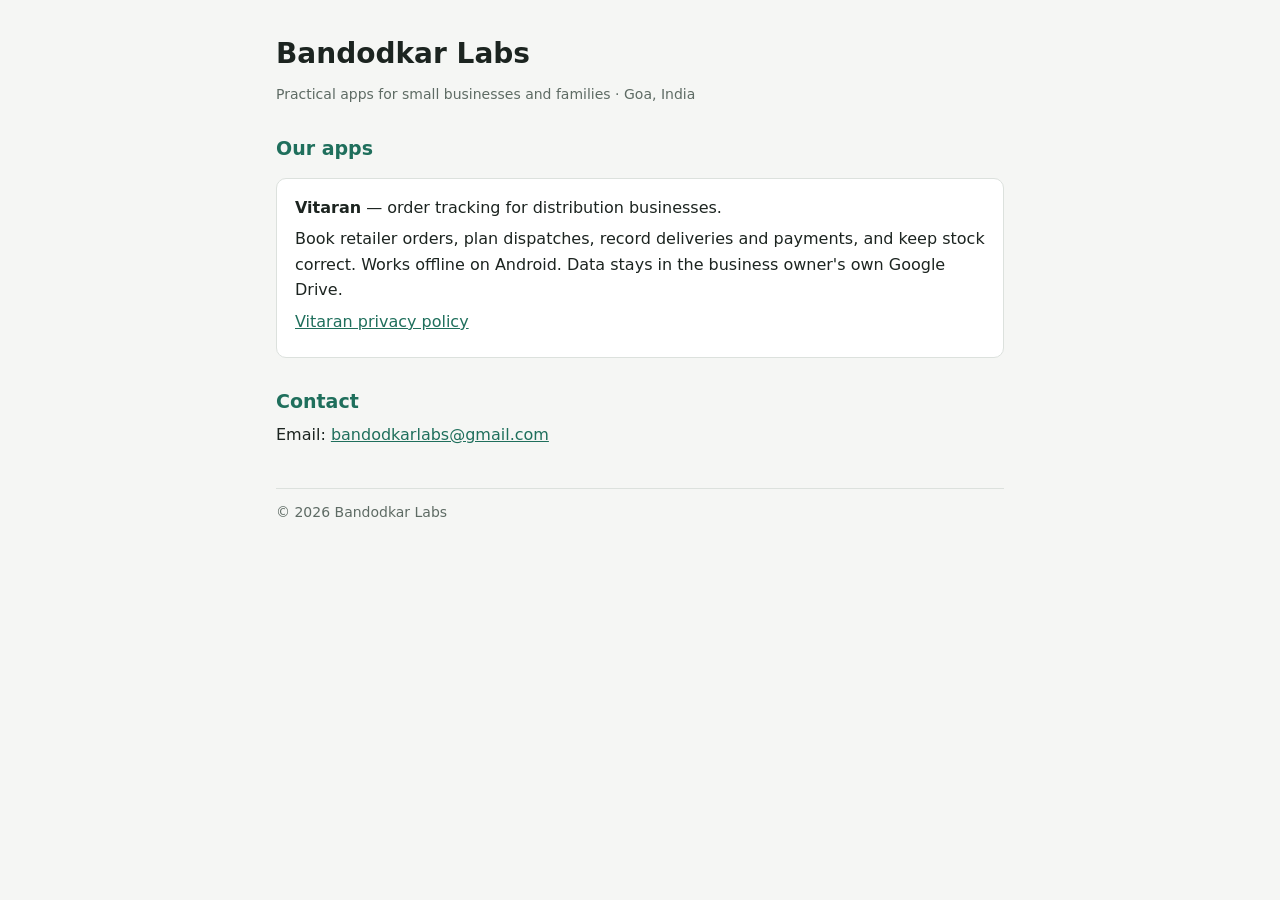
<file: index.html>
<!doctype html>
<html lang="en">
<head>
<meta charset="utf-8">
<meta name="viewport" content="width=device-width, initial-scale=1">
<title>Bandodkar Labs</title>
<meta name="description" content="Bandodkar Labs builds practical mobile and web apps for small businesses and families in India.">
<link rel="stylesheet" href="style.css">
</head>
<body>
<main>
  <h1>Bandodkar Labs</h1>
  <p class="muted">Practical apps for small businesses and families · Goa, India</p>

  <h2>Our apps</h2>
  <div class="card" id="vitaran">
    <strong>Vitaran</strong> — order tracking for distribution businesses.
    <p>Book retailer orders, plan dispatches, record deliveries and payments, and keep stock correct. Works offline on Android. Data stays in the business owner's own Google Drive.</p>
    <p><a href="vitaran/privacy.html">Vitaran privacy policy</a></p>
  </div>

  <h2>Contact</h2>
  <p>Email: <a href="mailto:bandodkarlabs@gmail.com">bandodkarlabs@gmail.com</a></p>

  <footer class="muted">© 2026 Bandodkar Labs</footer>
</main>
</body>
</html>
</file>
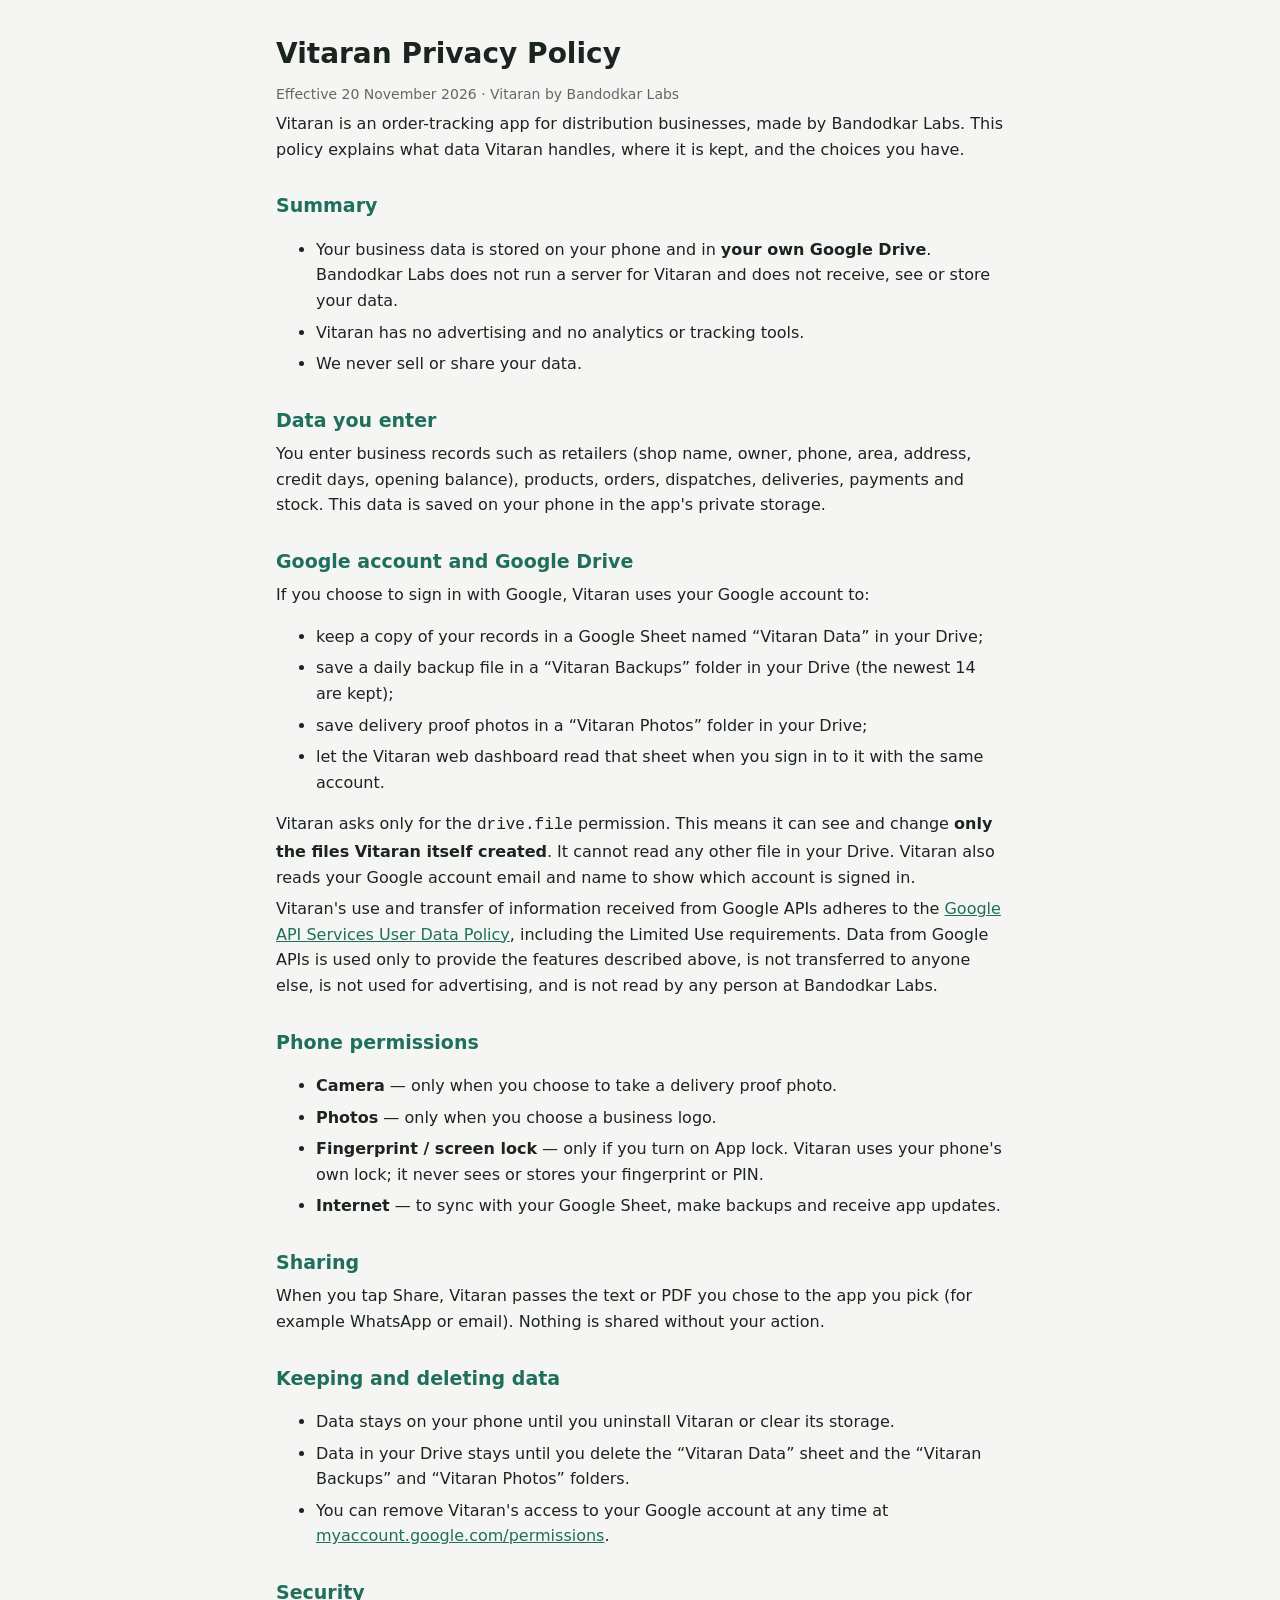
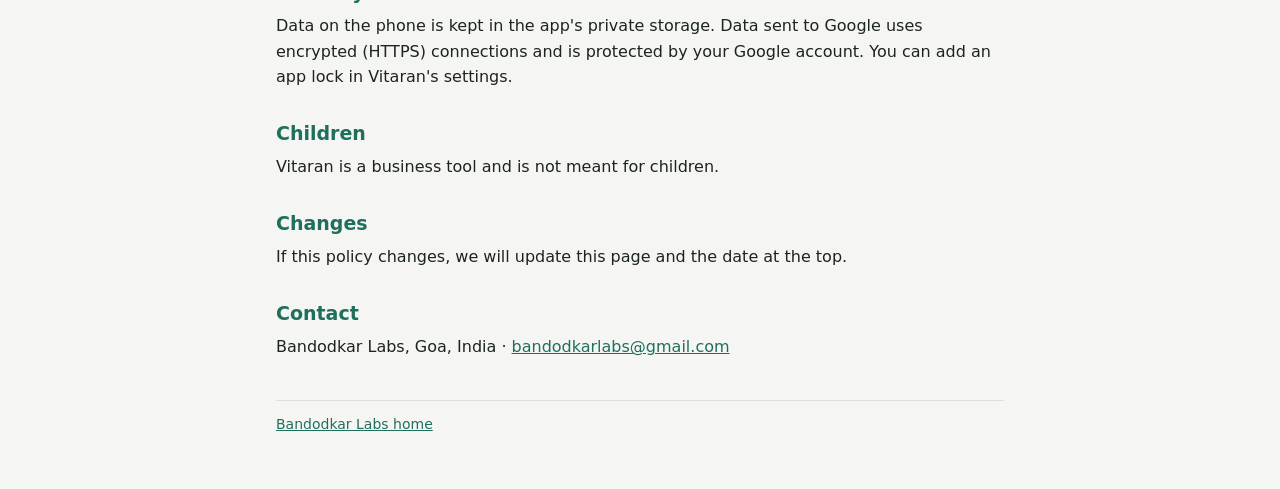
<file: privacy.html>
<!doctype html>
<html lang="en">
<head>
<meta charset="utf-8">
<meta name="viewport" content="width=device-width, initial-scale=1">
<title>Vitaran Privacy Policy</title>
<link rel="stylesheet" href="../style.css">
</head>
<body>
<main>
  <h1>Vitaran Privacy Policy</h1>
  <p class="muted">Effective 20 November 2026 · Vitaran by Bandodkar Labs</p>

  <p>Vitaran is an order-tracking app for distribution businesses, made by Bandodkar Labs. This policy explains what data Vitaran handles, where it is kept, and the choices you have.</p>

  <h2>Summary</h2>
  <ul>
    <li>Your business data is stored on your phone and in <strong>your own Google Drive</strong>. Bandodkar Labs does not run a server for Vitaran and does not receive, see or store your data.</li>
    <li>Vitaran has no advertising and no analytics or tracking tools.</li>
    <li>We never sell or share your data.</li>
  </ul>

  <h2>Data you enter</h2>
  <p>You enter business records such as retailers (shop name, owner, phone, area, address, credit days, opening balance), products, orders, dispatches, deliveries, payments and stock. This data is saved on your phone in the app's private storage.</p>

  <h2>Google account and Google Drive</h2>
  <p>If you choose to sign in with Google, Vitaran uses your Google account to:</p>
  <ul>
    <li>keep a copy of your records in a Google Sheet named “Vitaran Data” in your Drive;</li>
    <li>save a daily backup file in a “Vitaran Backups” folder in your Drive (the newest 14 are kept);</li>
    <li>save delivery proof photos in a “Vitaran Photos” folder in your Drive;</li>
    <li>let the Vitaran web dashboard read that sheet when you sign in to it with the same account.</li>
  </ul>
  <p>Vitaran asks only for the <code>drive.file</code> permission. This means it can see and change <strong>only the files Vitaran itself created</strong>. It cannot read any other file in your Drive. Vitaran also reads your Google account email and name to show which account is signed in.</p>
  <p>Vitaran's use and transfer of information received from Google APIs adheres to the <a href="https://developers.google.com/terms/api-services-user-data-policy">Google API Services User Data Policy</a>, including the Limited Use requirements. Data from Google APIs is used only to provide the features described above, is not transferred to anyone else, is not used for advertising, and is not read by any person at Bandodkar Labs.</p>

  <h2>Phone permissions</h2>
  <ul>
    <li><strong>Camera</strong> — only when you choose to take a delivery proof photo.</li>
    <li><strong>Photos</strong> — only when you choose a business logo.</li>
    <li><strong>Fingerprint / screen lock</strong> — only if you turn on App lock. Vitaran uses your phone's own lock; it never sees or stores your fingerprint or PIN.</li>
    <li><strong>Internet</strong> — to sync with your Google Sheet, make backups and receive app updates.</li>
  </ul>

  <h2>Sharing</h2>
  <p>When you tap Share, Vitaran passes the text or PDF you chose to the app you pick (for example WhatsApp or email). Nothing is shared without your action.</p>

  <h2>Keeping and deleting data</h2>
  <ul>
    <li>Data stays on your phone until you uninstall Vitaran or clear its storage.</li>
    <li>Data in your Drive stays until you delete the “Vitaran Data” sheet and the “Vitaran Backups” and “Vitaran Photos” folders.</li>
    <li>You can remove Vitaran's access to your Google account at any time at <a href="https://myaccount.google.com/permissions">myaccount.google.com/permissions</a>.</li>
  </ul>

  <h2>Security</h2>
  <p>Data on the phone is kept in the app's private storage. Data sent to Google uses encrypted (HTTPS) connections and is protected by your Google account. You can add an app lock in Vitaran's settings.</p>

  <h2>Children</h2>
  <p>Vitaran is a business tool and is not meant for children.</p>

  <h2>Changes</h2>
  <p>If this policy changes, we will update this page and the date at the top.</p>

  <h2>Contact</h2>
  <p>Bandodkar Labs, Goa, India · <a href="mailto:bandodkarlabs@gmail.com">bandodkarlabs@gmail.com</a></p>

  <footer class="muted"><a href="../index.html">Bandodkar Labs home</a></footer>
</main>
</body>
</html>
</file>
<file: style.css>
:root{--bg:#f5f6f4;--card:#fff;--text:#1c2420;--muted:#5e6b64;--line:#dce1dd;--accent:#1f6f5c}
@media (prefers-color-scheme:dark){:root{--bg:#111614;--card:#1a211e;--text:#e6ece8;--muted:#9aa8a0;--line:#2c3632;--accent:#4fb89a}}
*{box-sizing:border-box}
body{margin:0;background:var(--bg);color:var(--text);font:16px/1.6 system-ui,-apple-system,"Segoe UI",Roboto,"Noto Sans",sans-serif}
main{max-width:760px;margin:0 auto;padding:32px 16px 56px}
h1{font-size:28px;margin:0 0 4px}h2{font-size:19px;margin:28px 0 6px;color:var(--accent)}
p,li{margin:6px 0}a{color:var(--accent)}
.muted{color:var(--muted);font-size:14px}
.card{background:var(--card);border:1px solid var(--line);border-radius:10px;padding:16px 18px;margin:14px 0}
footer{margin-top:40px;border-top:1px solid var(--line);padding-top:12px}
</file>
